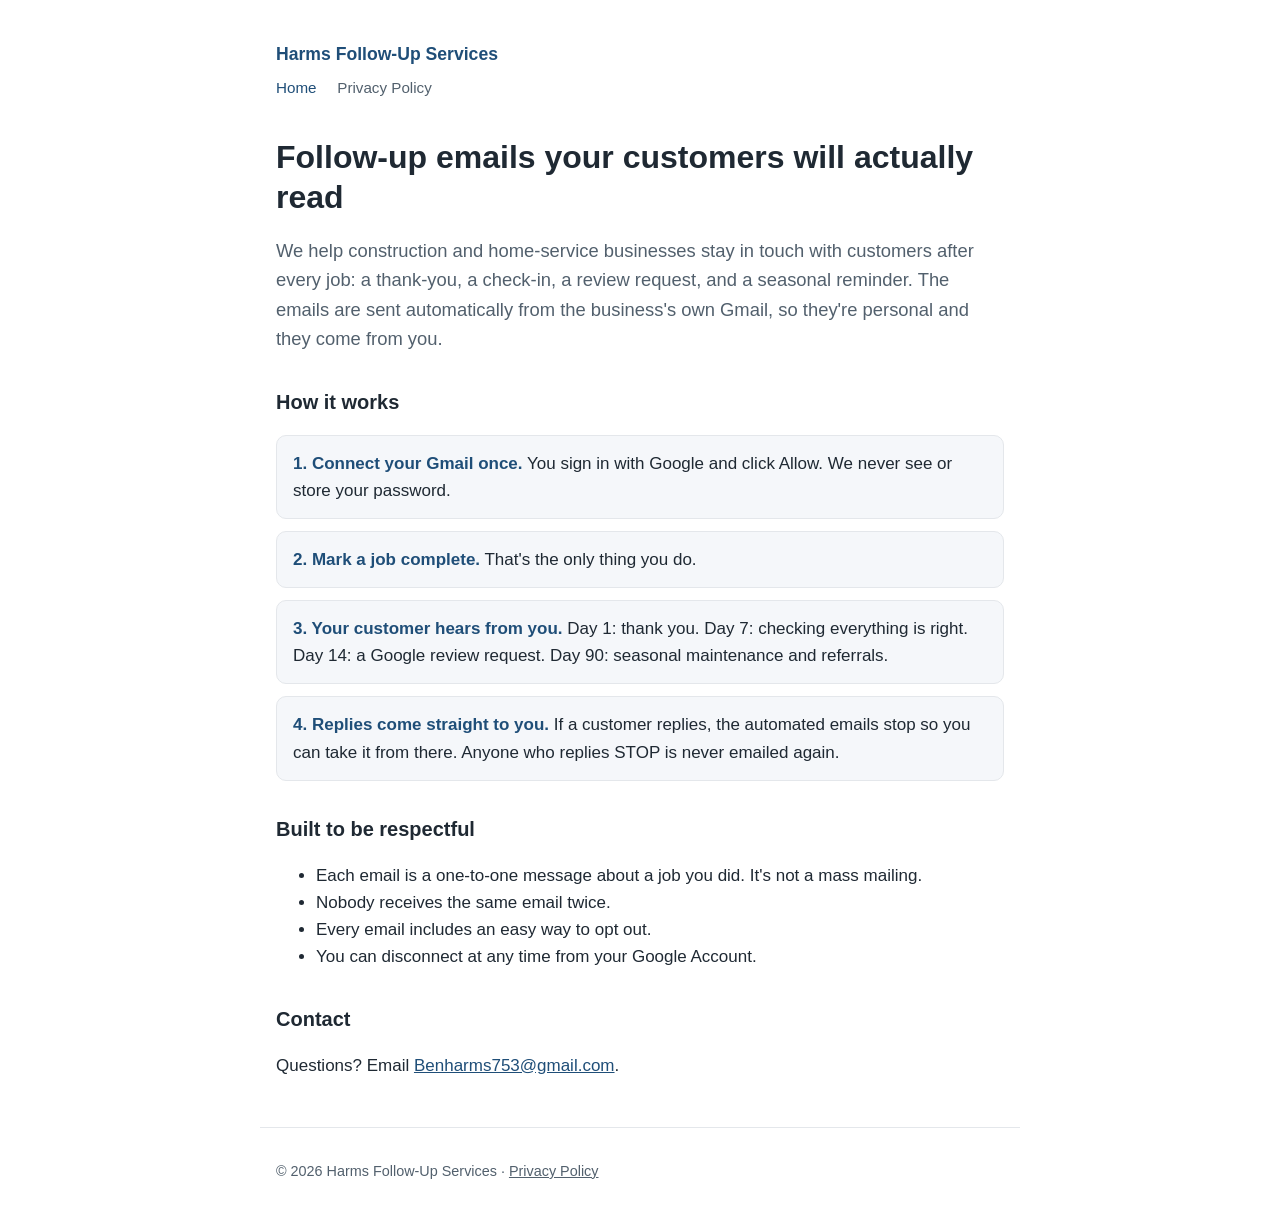
<file: index.html>
<!doctype html>
<html lang="en">
<head>
  <meta charset="utf-8">
  <meta name="viewport" content="width=device-width, initial-scale=1">
  <title>Harms Follow-Up Services</title>
  <meta name="description" content="Automated, personal follow-up emails for construction and home-service businesses, sent from the business's own Gmail.">
  <link rel="stylesheet" href="style.css">
</head>
<body>
  <header>
    <a class="brand" href="./">Harms Follow-Up Services</a>
    <nav>
      <a href="./" aria-current="page">Home</a>
      <a href="privacy.html">Privacy Policy</a>
    </nav>
  </header>

  <main>
    <h1>Follow-up emails your customers will actually read</h1>
    <p class="lead">We help construction and home-service businesses stay in touch with customers after every job: a thank-you, a check-in, a review request, and a seasonal reminder. The emails are sent automatically from the business's own Gmail, so they're personal and they come from you.</p>

    <h2>How it works</h2>
    <ol class="steps">
      <li><strong>1. Connect your Gmail once.</strong> You sign in with Google and click Allow. We never see or store your password.</li>
      <li><strong>2. Mark a job complete.</strong> That's the only thing you do.</li>
      <li><strong>3. Your customer hears from you.</strong>
        Day 1: thank you. Day 7: checking everything is right. Day 14: a Google review request. Day 90: seasonal maintenance and referrals.</li>
      <li><strong>4. Replies come straight to you.</strong> If a customer replies, the automated emails stop so you can take it from there. Anyone who replies STOP is never emailed again.</li>
    </ol>

    <h2>Built to be respectful</h2>
    <ul>
      <li>Each email is a one-to-one message about a job you did. It's not a mass mailing.</li>
      <li>Nobody receives the same email twice.</li>
      <li>Every email includes an easy way to opt out.</li>
      <li>You can disconnect at any time from your Google Account.</li>
    </ul>

    <h2>Contact</h2>
    <p>Questions? Email <a href="mailto:Benharms753@gmail.com">Benharms753@gmail.com</a>.</p>
  </main>

  <footer>
    &copy; 2026 Harms Follow-Up Services · <a href="privacy.html">Privacy Policy</a>
  </footer>
</body>
</html>
</file>
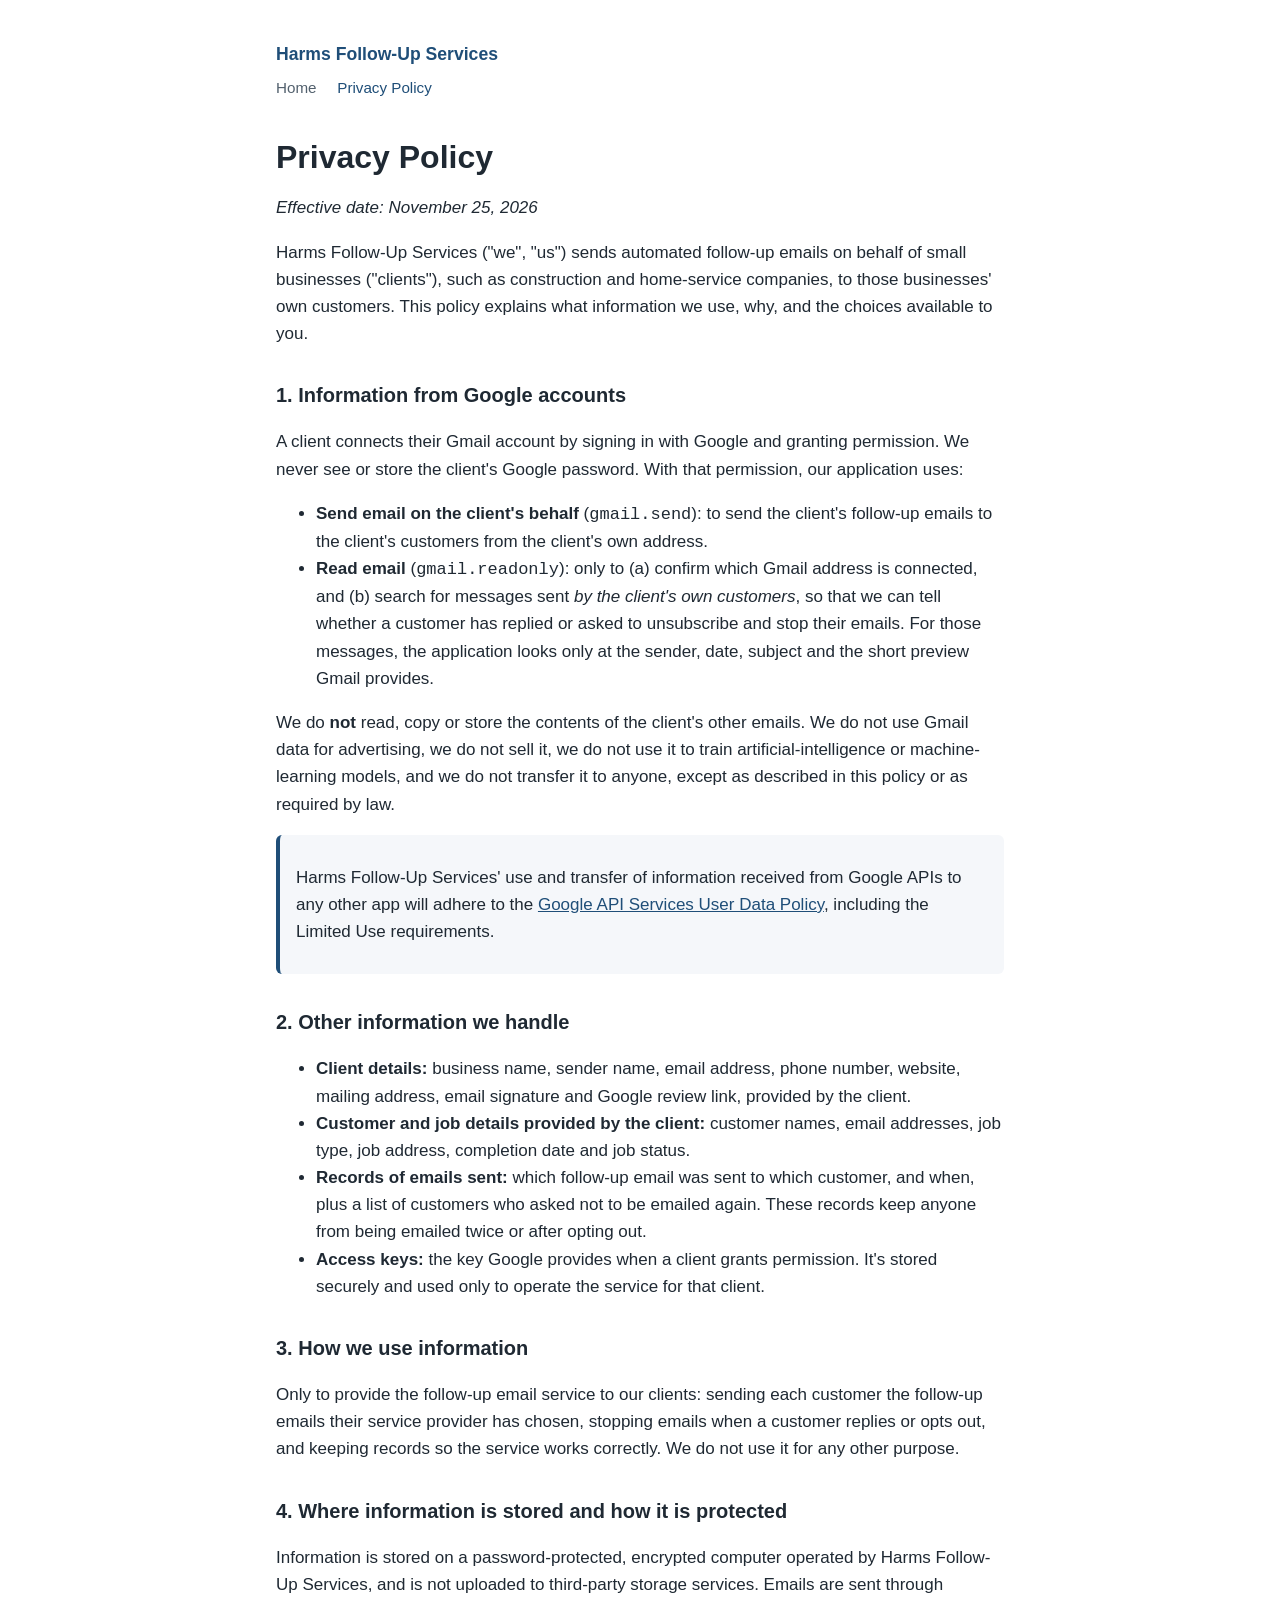
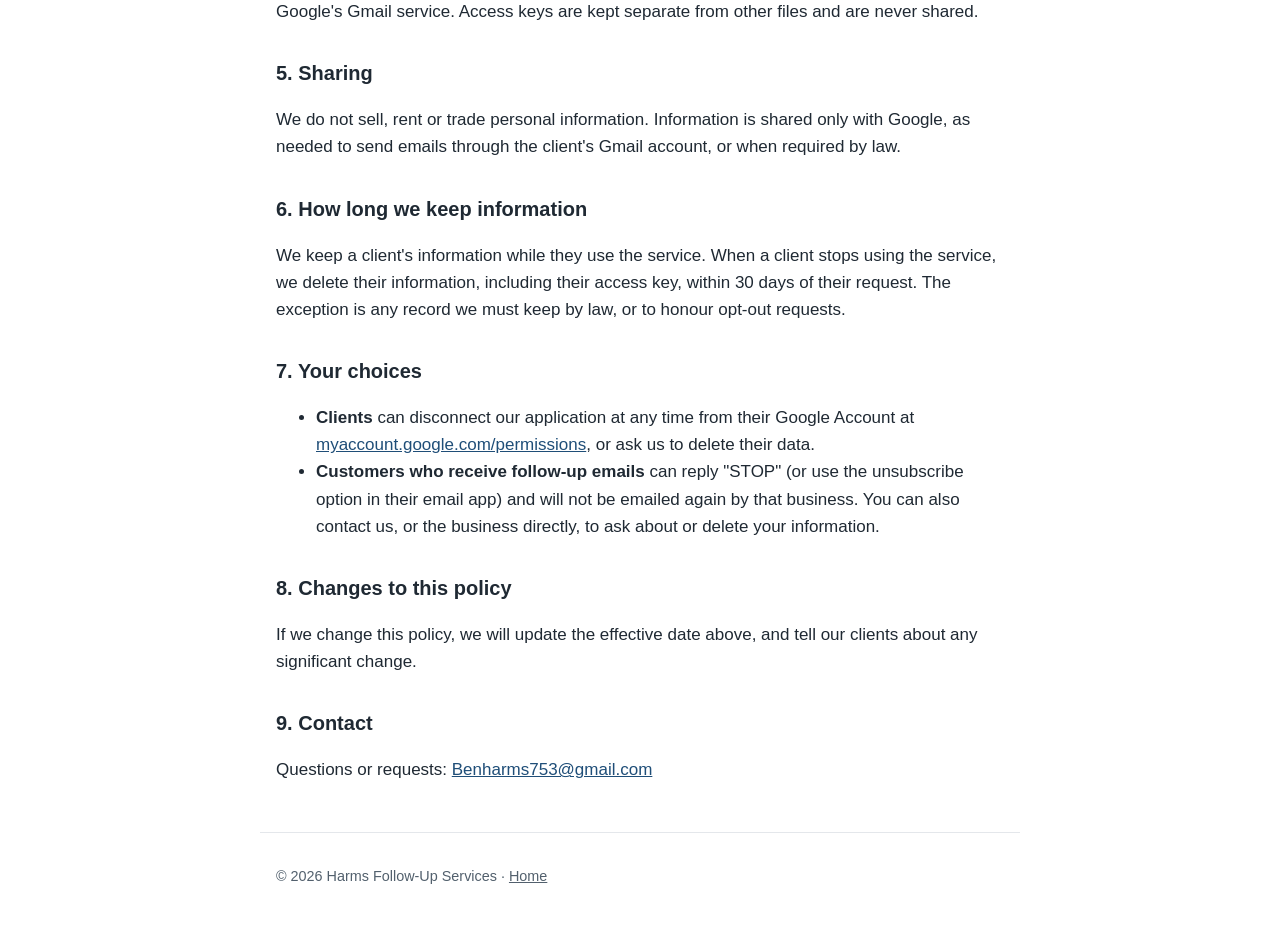
<file: privacy.html>
<!doctype html>
<html lang="en">
<head>
  <meta charset="utf-8">
  <meta name="viewport" content="width=device-width, initial-scale=1">
  <title>Privacy Policy | Harms Follow-Up Services</title>
  <meta name="description" content="How Harms Follow-Up Services handles business and customer data, including data from Google user accounts.">
  <link rel="stylesheet" href="style.css">
</head>
<body>
  <header>
    <a class="brand" href="./">Harms Follow-Up Services</a>
    <nav>
      <a href="./">Home</a>
      <a href="privacy.html" aria-current="page">Privacy Policy</a>
    </nav>
  </header>

  <main>
    <h1>Privacy Policy</h1>
    <p><em>Effective date: November 25, 2026</em></p>

    <p>Harms Follow-Up Services ("we", "us") sends automated follow-up emails on behalf of small businesses ("clients"), such as construction and home-service companies, to those businesses' own customers. This policy explains what information we use, why, and the choices available to you.</p>

    <h2>1. Information from Google accounts</h2>
    <p>A client connects their Gmail account by signing in with Google and granting permission. We never see or store the client's Google password. With that permission, our application uses:</p>
    <ul>
      <li><strong>Send email on the client's behalf</strong> (<code>gmail.send</code>): to send the client's follow-up emails to the client's customers from the client's own address.</li>
      <li><strong>Read email</strong> (<code>gmail.readonly</code>): only to (a) confirm which Gmail address is connected, and (b) search for messages sent <em>by the client's own customers</em>, so that we can tell whether a customer has replied or asked to unsubscribe and stop their emails. For those messages, the application looks only at the sender, date, subject and the short preview Gmail provides.</li>
    </ul>
    <p>We do <strong>not</strong> read, copy or store the contents of the client's other emails. We do not use Gmail data for advertising, we do not sell it, we do not use it to train artificial-intelligence or machine-learning models, and we do not transfer it to anyone, except as described in this policy or as required by law.</p>

    <div class="note">
      <p>Harms Follow-Up Services' use and transfer of information received from Google APIs to any other app will adhere to the <a href="https://developers.google.com/terms/api-services-user-data-policy">Google API Services User Data Policy</a>, including the Limited Use requirements.</p>
    </div>

    <h2>2. Other information we handle</h2>
    <ul>
      <li><strong>Client details:</strong> business name, sender name, email address, phone number, website, mailing address, email signature and Google review link, provided by the client.</li>
      <li><strong>Customer and job details provided by the client:</strong> customer names, email addresses, job type, job address, completion date and job status.</li>
      <li><strong>Records of emails sent:</strong> which follow-up email was sent to which customer, and when, plus a list of customers who asked not to be emailed again. These records keep anyone from being emailed twice or after opting out.</li>
      <li><strong>Access keys:</strong> the key Google provides when a client grants permission. It's stored securely and used only to operate the service for that client.</li>
    </ul>

    <h2>3. How we use information</h2>
    <p>Only to provide the follow-up email service to our clients: sending each customer the follow-up emails their service provider has chosen, stopping emails when a customer replies or opts out, and keeping records so the service works correctly. We do not use it for any other purpose.</p>

    <h2>4. Where information is stored and how it is protected</h2>
    <p>Information is stored on a password-protected, encrypted computer operated by Harms Follow-Up Services, and is not uploaded to third-party storage services. Emails are sent through Google's Gmail service. Access keys are kept separate from other files and are never shared.</p>

    <h2>5. Sharing</h2>
    <p>We do not sell, rent or trade personal information. Information is shared only with Google, as needed to send emails through the client's Gmail account, or when required by law.</p>

    <h2>6. How long we keep information</h2>
    <p>We keep a client's information while they use the service. When a client stops using the service, we delete their information, including their access key, within 30 days of their request. The exception is any record we must keep by law, or to honour opt-out requests.</p>

    <h2>7. Your choices</h2>
    <ul>
      <li><strong>Clients</strong> can disconnect our application at any time from their Google Account at <a href="https://myaccount.google.com/permissions">myaccount.google.com/permissions</a>, or ask us to delete their data.</li>
      <li><strong>Customers who receive follow-up emails</strong> can reply "STOP" (or use the unsubscribe option in their email app) and will not be emailed again by that business. You can also contact us, or the business directly, to ask about or delete your information.</li>
    </ul>

    <h2>8. Changes to this policy</h2>
    <p>If we change this policy, we will update the effective date above, and tell our clients about any significant change.</p>

    <h2>9. Contact</h2>
    <p>Questions or requests: <a href="mailto:Benharms753@gmail.com">Benharms753@gmail.com</a></p>
  </main>

  <footer>
    &copy; 2026 Harms Follow-Up Services · <a href="./">Home</a>
  </footer>
</body>
</html>
</file>
<file: style.css>
:root {
  --bg: #ffffff;
  --text: #1f2933;
  --muted: #52606d;
  --accent: #1f4e78;
  --card: #f5f7fa;
  --border: #e4e7eb;
}
@media (prefers-color-scheme: dark) {
  :root {
    --bg: #12161b;
    --text: #e4e7eb;
    --muted: #9aa5b1;
    --accent: #7fb3e0;
    --card: #1b2129;
    --border: #2a323c;
  }
}
* { box-sizing: border-box; }
html { -webkit-text-size-adjust: 100%; }
body {
  margin: 0;
  background: var(--bg);
  color: var(--text);
  font: 17px/1.6 -apple-system, BlinkMacSystemFont, "Segoe UI", Roboto, Helvetica, Arial, sans-serif;
}
header, main, footer { max-width: 760px; margin: 0 auto; padding: 0 16px; }
header { padding-top: 40px; padding-bottom: 8px; }
.brand { font-weight: 700; font-size: 1.1rem; color: var(--accent); text-decoration: none; }
nav { margin-top: 6px; }
nav a { color: var(--muted); margin-right: 16px; text-decoration: none; font-size: 0.95rem; }
nav a:hover, nav a[aria-current="page"] { color: var(--accent); }
h1 { font-size: 2rem; line-height: 1.25; margin: 28px 0 12px; }
h2 { font-size: 1.25rem; margin: 32px 0 8px; }
p, li { color: var(--text); }
.lead { font-size: 1.15rem; color: var(--muted); }
.steps { list-style: none; padding: 0; display: grid; gap: 12px; }
.steps li { background: var(--card); border: 1px solid var(--border); border-radius: 10px; padding: 14px 16px; }
.steps strong { color: var(--accent); }
a { color: var(--accent); }
.note { background: var(--card); border-left: 4px solid var(--accent); padding: 12px 16px; border-radius: 6px; }
footer { color: var(--muted); font-size: 0.9rem; padding-top: 32px; padding-bottom: 40px; border-top: 1px solid var(--border); margin-top: 48px; }
footer a { color: var(--muted); }
</file>
